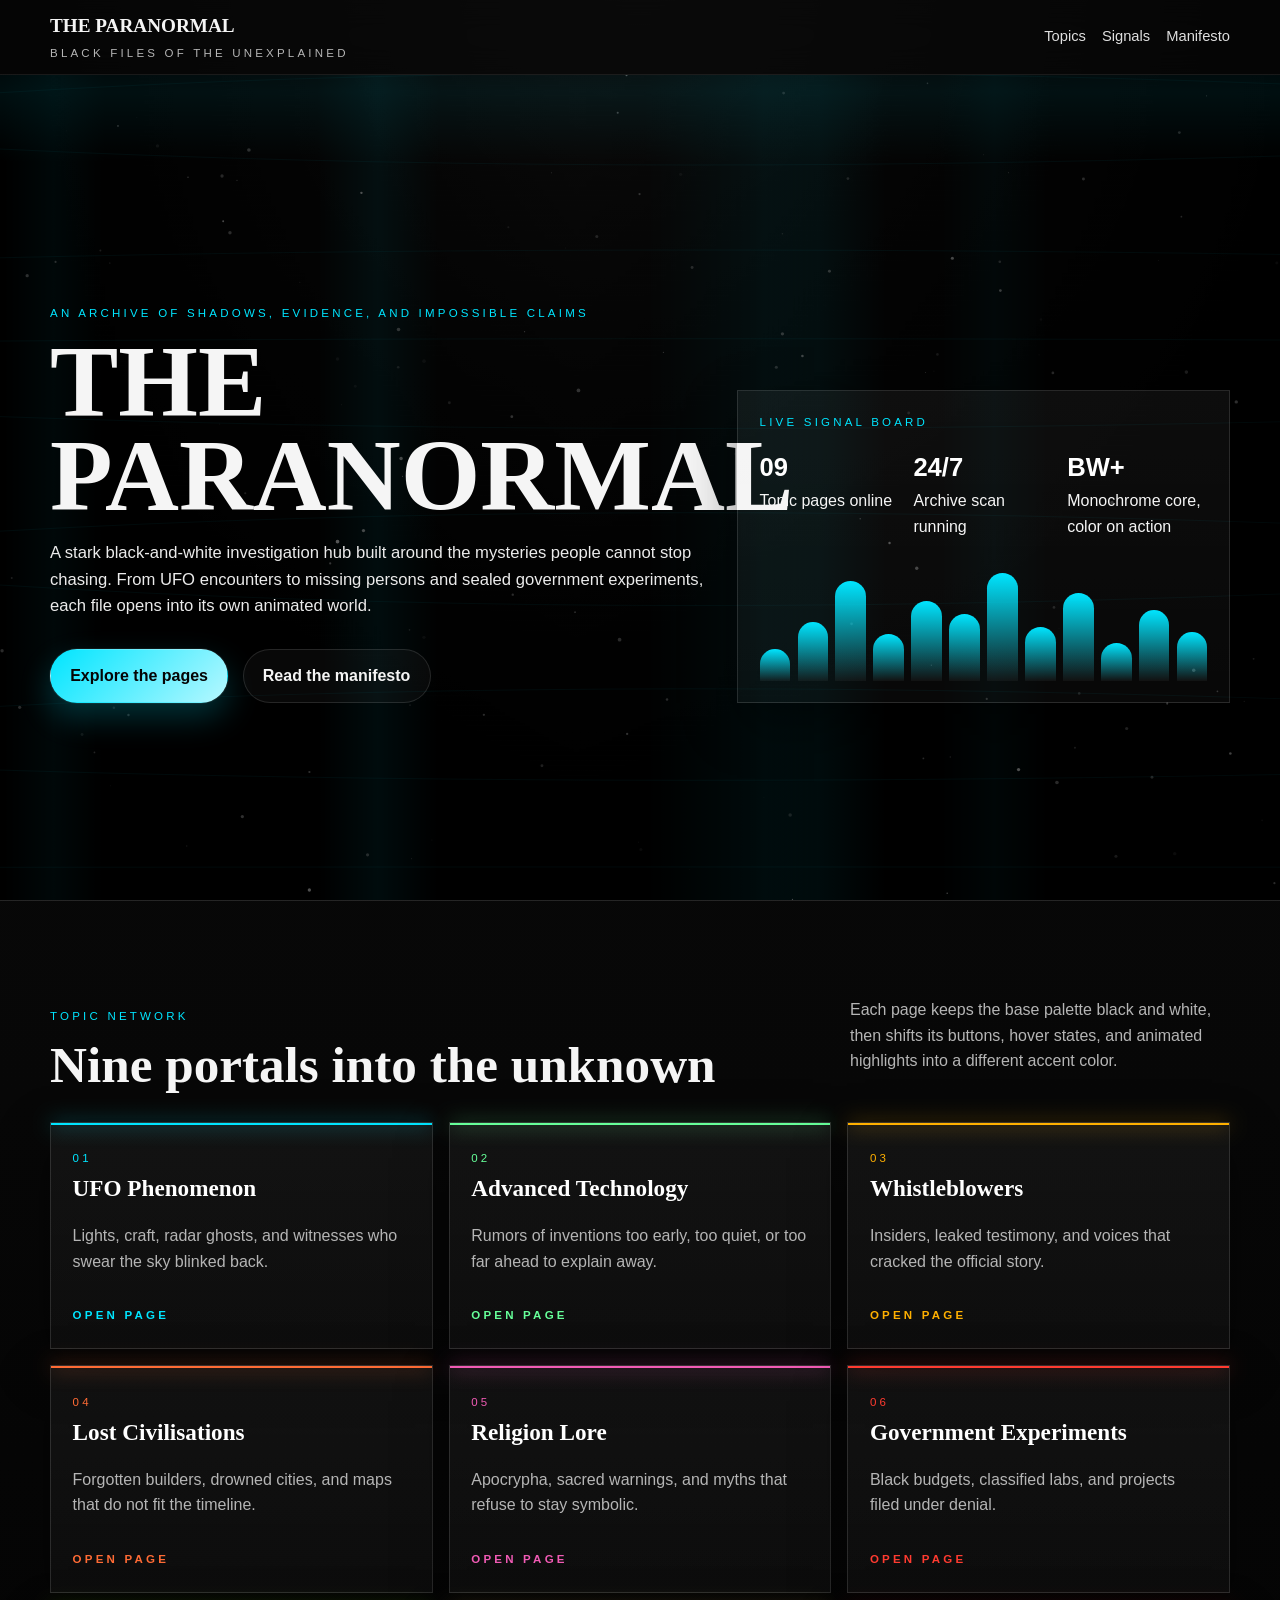
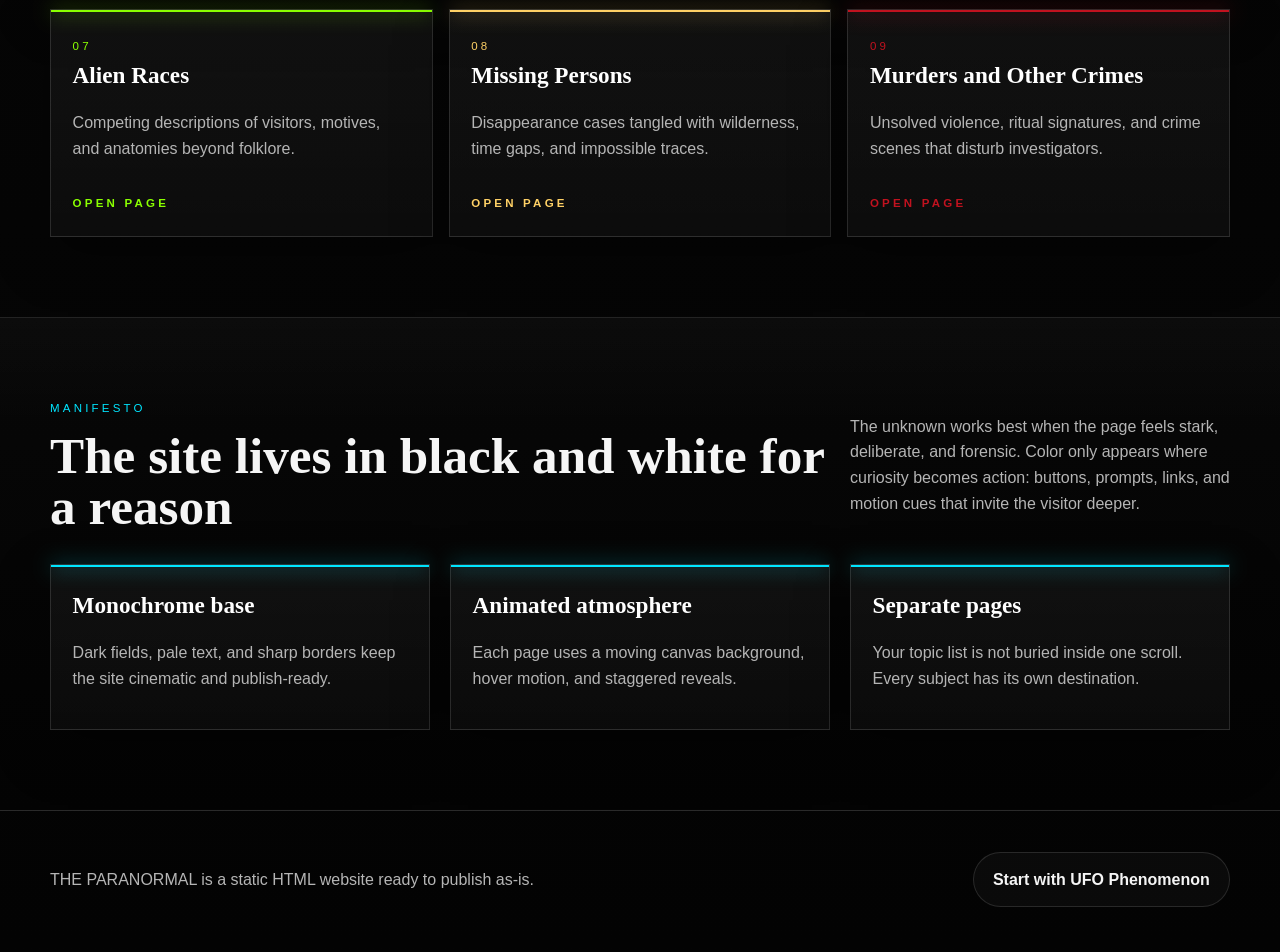
<file: index.html>
<!DOCTYPE html>
<html lang="en">
<head>
  <meta charset="UTF-8">
  <meta name="viewport" content="width=device-width, initial-scale=1.0">
  <title>THE PARANORMAL</title>
  <meta name="description" content="THE PARANORMAL explores the unknown .">
  <link rel="stylesheet" href="styles.css">
</head>
<body class="home-page" style="--accent:#00e5ff;--accent-soft:rgba(0,229,255,0.22);--accent-alt:#ff6b35;">
  <div class="scanlines" aria-hidden="true"></div>
  <header class="site-header">
    <div class="shell header-row">
      <a class="brand" href="index.html">
        <span class="brand-mark">THE PARANORMAL</span>
        <span class="brand-sub">Black files of the unexplained</span>
      </a>
      <nav class="site-nav" aria-label="Main">
        <a href="#topics">Topics</a>
        <a href="#signals">Signals</a>
        <a href="#manifesto">Manifesto</a>
      </nav>
    </div>
  </header>

  <main>
    <section class="hero hero-home">
      <canvas class="sky-canvas" aria-hidden="true"></canvas>
      <div class="shell hero-grid">
        <div class="hero-copy reveal">
          <p class="eyebrow">An archive of shadows, evidence, and impossible claims</p>
          <h1>THE PARANORMAL</h1>
          <p class="hero-text">
            A stark black-and-white investigation hub built around the mysteries people
            cannot stop chasing. From UFO encounters to missing persons and sealed
            government experiments, each file opens into its own animated world.
          </p>
          <div class="hero-actions">
            <a class="button button-primary" href="#topics">Explore the pages</a>
            <a class="button button-secondary" href="#manifesto">Read the manifesto</a>
          </div>
        </div>

        <aside class="signal-panel reveal" id="signals">
          <div class="panel-label">Live signal board</div>
          <div class="signal-list">
            <div>
              <strong>09</strong>
              <span>Topic pages online</span>
            </div>
            <div>
              <strong>24/7</strong>
              <span>Archive scan running</span>
            </div>
            <div>
              <strong>BW+</strong>
              <span>Monochrome core, color on action</span>
            </div>
          </div>
          <div class="signal-wave" aria-hidden="true">
            <span></span><span></span><span></span><span></span><span></span>
            <span></span><span></span><span></span><span></span><span></span>
            <span></span><span></span>
          </div>
        </aside>
      </div>
    </section>

    <section class="section-shell" id="topics">
      <div class="shell">
        <div class="section-head reveal">
          <div>
            <p class="eyebrow">Topic network</p>
            <h2>Nine portals into the unknown</h2>
          </div>
          <p class="section-copy">
            Each page keeps the base palette black and white, then shifts its buttons,
            hover states, and animated highlights into a different accent color.
          </p>
        </div>

        <div class="topic-grid">
          <a class="topic-card reveal" href="ufo-phenomenon.html" style="--card-accent:#00e5ff;">
            <span class="topic-index">01</span>
            <h3>UFO Phenomenon</h3>
            <p>Lights, craft, radar ghosts, and witnesses who swear the sky blinked back.</p>
            <span class="topic-link">Open page</span>
          </a>

          <a class="topic-card reveal" href="advanced-technology.html" style="--card-accent:#66ff99;">
            <span class="topic-index">02</span>
            <h3>Advanced Technology</h3>
            <p>Rumors of inventions too early, too quiet, or too far ahead to explain away.</p>
            <span class="topic-link">Open page</span>
          </a>

          <a class="topic-card reveal" href="whistleblowers.html" style="--card-accent:#ffb000;">
            <span class="topic-index">03</span>
            <h3>Whistleblowers</h3>
            <p>Insiders, leaked testimony, and voices that cracked the official story.</p>
            <span class="topic-link">Open page</span>
          </a>

          <a class="topic-card reveal" href="lost-civilisations.html" style="--card-accent:#ff6b35;">
            <span class="topic-index">04</span>
            <h3>Lost Civilisations</h3>
            <p>Forgotten builders, drowned cities, and maps that do not fit the timeline.</p>
            <span class="topic-link">Open page</span>
          </a>

          <a class="topic-card reveal" href="religion-lore.html" style="--card-accent:#f15bb5;">
            <span class="topic-index">05</span>
            <h3>Religion Lore</h3>
            <p>Apocrypha, sacred warnings, and myths that refuse to stay symbolic.</p>
            <span class="topic-link">Open page</span>
          </a>

          <a class="topic-card reveal" href="government-experiments.html" style="--card-accent:#ff3b30;">
            <span class="topic-index">06</span>
            <h3>Government Experiments</h3>
            <p>Black budgets, classified labs, and projects filed under denial.</p>
            <span class="topic-link">Open page</span>
          </a>

          <a class="topic-card reveal" href="alien-races.html" style="--card-accent:#8aff00;">
            <span class="topic-index">07</span>
            <h3>Alien Races</h3>
            <p>Competing descriptions of visitors, motives, and anatomies beyond folklore.</p>
            <span class="topic-link">Open page</span>
          </a>

          <a class="topic-card reveal" href="missing-persons.html" style="--card-accent:#ffd166;">
            <span class="topic-index">08</span>
            <h3>Missing Persons</h3>
            <p>Disappearance cases tangled with wilderness, time gaps, and impossible traces.</p>
            <span class="topic-link">Open page</span>
          </a>

          <a class="topic-card reveal" href="murders-and-other-crimes.html" style="--card-accent:#c1121f;">
            <span class="topic-index">09</span>
            <h3>Murders and Other Crimes</h3>
            <p>Unsolved violence, ritual signatures, and crime scenes that disturb investigators.</p>
            <span class="topic-link">Open page</span>
          </a>
        </div>
      </div>
    </section>

    <section class="section-shell manifesto" id="manifesto">
      <div class="shell">
        <div class="section-head reveal">
          <div>
            <p class="eyebrow">Manifesto</p>
            <h2>The site lives in black and white for a reason</h2>
          </div>
          <p class="section-copy">
            The unknown works best when the page feels stark, deliberate, and forensic.
            Color only appears where curiosity becomes action: buttons, prompts, links,
            and motion cues that invite the visitor deeper.
          </p>
        </div>

        <div class="feature-grid">
          <article class="feature-panel reveal">
            <h3>Monochrome base</h3>
            <p>Dark fields, pale text, and sharp borders keep the site cinematic and publish-ready.</p>
          </article>
          <article class="feature-panel reveal">
            <h3>Animated atmosphere</h3>
            <p>Each page uses a moving canvas background, hover motion, and staggered reveals.</p>
          </article>
          <article class="feature-panel reveal">
            <h3>Separate pages</h3>
            <p>Your topic list is not buried inside one scroll. Every subject has its own destination.</p>
          </article>
        </div>
      </div>
    </section>
  </main>

  <footer class="site-footer">
    <div class="shell footer-row">
      <p>THE PARANORMAL is a static HTML website ready to publish as-is.</p>
      <a class="button button-secondary" href="ufo-phenomenon.html">Start with UFO Phenomenon</a>
    </div>
  </footer>

  <script src="script.js"></script>
</body>
</html>
</file>
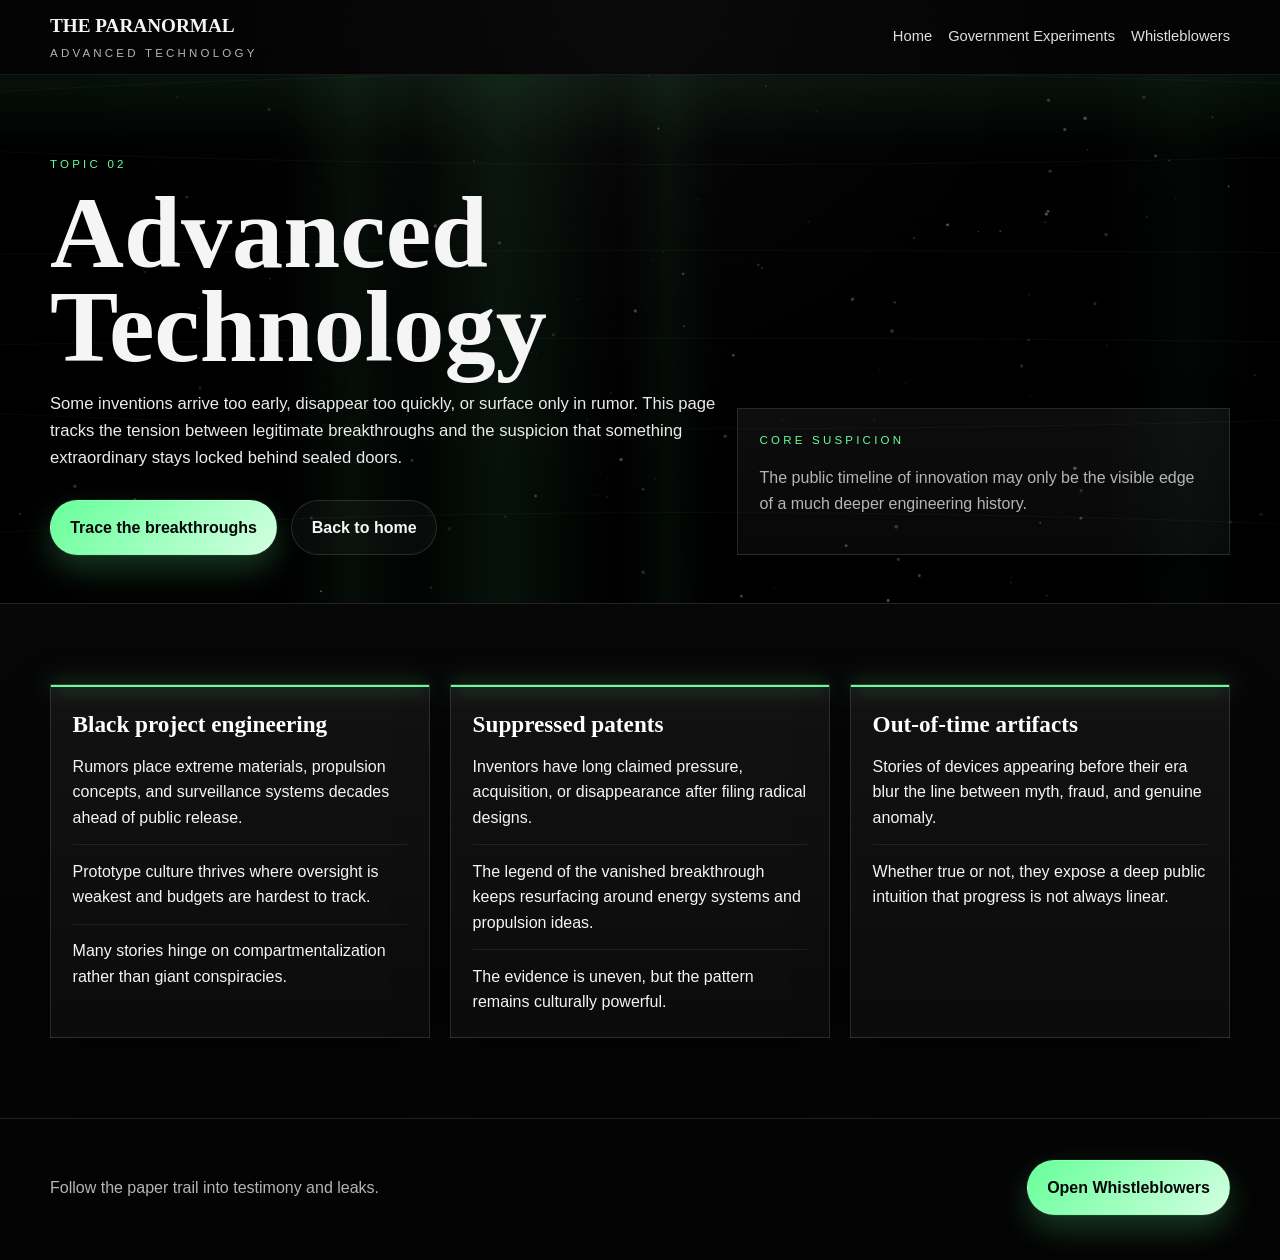
<file: advanced-technology.html>
<!DOCTYPE html>
<html lang="en">
<head>
  <meta charset="UTF-8">
  <meta name="viewport" content="width=device-width, initial-scale=1.0">
  <title>Advanced Technology | THE PARANORMAL</title>
  <meta name="description" content="A topic page on advanced technology rumors, hidden breakthroughs, black project engineering, and inventions that seem out of time.">
  <link rel="stylesheet" href="styles.css">
</head>
<body style="--accent:#66ff99;--accent-soft:rgba(102,255,153,0.22);--accent-alt:#d9ff66;">
  <div class="scanlines" aria-hidden="true"></div>
  <header class="site-header">
    <div class="shell header-row">
      <a class="brand" href="index.html">
        <span class="brand-mark">THE PARANORMAL</span>
        <span class="brand-sub">Advanced Technology</span>
      </a>
      <nav class="page-links" aria-label="Page">
        <a href="index.html">Home</a>
        <a href="government-experiments.html">Government Experiments</a>
        <a href="whistleblowers.html">Whistleblowers</a>
      </nav>
    </div>
  </header>

  <main class="page-shell">
    <section class="hero page-hero">
      <canvas class="sky-canvas" aria-hidden="true"></canvas>
      <div class="shell topic-layout">
        <div class="reveal">
          <p class="eyebrow">Topic 02</p>
          <h1>Advanced Technology</h1>
          <p class="lede">
            Some inventions arrive too early, disappear too quickly, or surface only in
            rumor. This page tracks the tension between legitimate breakthroughs and the
            suspicion that something extraordinary stays locked behind sealed doors.
          </p>
          <div class="button-row">
            <a class="button button-primary" href="#details">Trace the breakthroughs</a>
            <a class="button button-secondary" href="index.html">Back to home</a>
          </div>
        </div>
        <aside class="signal-panel reveal">
          <div class="panel-label">Core suspicion</div>
          <p class="panel-copy">The public timeline of innovation may only be the visible edge of a much deeper engineering history.</p>
        </aside>
      </div>
    </section>

    <section class="section-shell" id="details">
      <div class="shell">
        <div class="archive-grid">
          <article class="detail-card reveal">
            <h3>Black project engineering</h3>
            <ul class="detail-list">
              <li>Rumors place extreme materials, propulsion concepts, and surveillance systems decades ahead of public release.</li>
              <li>Prototype culture thrives where oversight is weakest and budgets are hardest to track.</li>
              <li>Many stories hinge on compartmentalization rather than giant conspiracies.</li>
            </ul>
          </article>
          <article class="detail-card reveal">
            <h3>Suppressed patents</h3>
            <ul class="detail-list">
              <li>Inventors have long claimed pressure, acquisition, or disappearance after filing radical designs.</li>
              <li>The legend of the vanished breakthrough keeps resurfacing around energy systems and propulsion ideas.</li>
              <li>The evidence is uneven, but the pattern remains culturally powerful.</li>
            </ul>
          </article>
          <article class="detail-card reveal">
            <h3>Out-of-time artifacts</h3>
            <ul class="detail-list">
              <li>Stories of devices appearing before their era blur the line between myth, fraud, and genuine anomaly.</li>
              <li>Whether true or not, they expose a deep public intuition that progress is not always linear.</li>
            </ul>
          </article>
        </div>
      </div>
    </section>
  </main>

  <footer class="site-footer">
    <div class="shell footer-row">
      <p>Follow the paper trail into testimony and leaks.</p>
      <a class="button button-primary" href="whistleblowers.html">Open Whistleblowers</a>
    </div>
  </footer>

  <script src="script.js"></script>
</body>
</html>
</file>
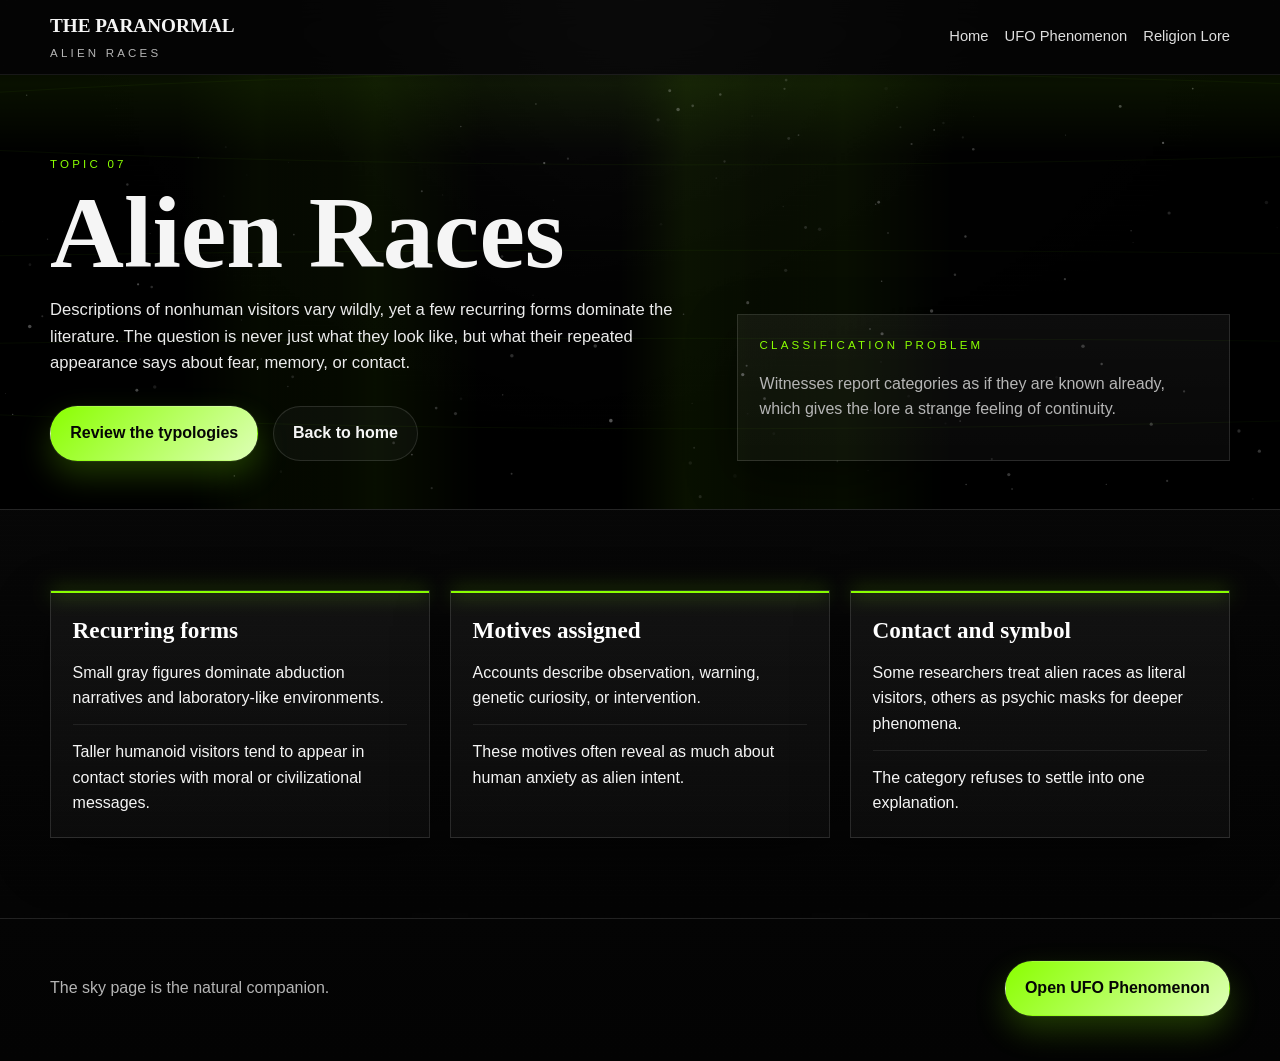
<file: alien-races.html>
<!DOCTYPE html>
<html lang="en">
<head>
  <meta charset="UTF-8">
  <meta name="viewport" content="width=device-width, initial-scale=1.0">
  <title>Alien Races | THE PARANORMAL</title>
  <meta name="description" content="A topic page on alien races, contact narratives, physiologies, motives, and the taxonomy of extraterrestrial visitors in paranormal lore.">
  <link rel="stylesheet" href="styles.css">
</head>
<body style="--accent:#8aff00;--accent-soft:rgba(138,255,0,0.22);--accent-alt:#00f5d4;">
  <div class="scanlines" aria-hidden="true"></div>
  <header class="site-header">
    <div class="shell header-row">
      <a class="brand" href="index.html">
        <span class="brand-mark">THE PARANORMAL</span>
        <span class="brand-sub">Alien Races</span>
      </a>
      <nav class="page-links" aria-label="Page">
        <a href="index.html">Home</a>
        <a href="ufo-phenomenon.html">UFO Phenomenon</a>
        <a href="religion-lore.html">Religion Lore</a>
      </nav>
    </div>
  </header>

  <main class="page-shell">
    <section class="hero page-hero">
      <canvas class="sky-canvas" aria-hidden="true"></canvas>
      <div class="shell topic-layout">
        <div class="reveal">
          <p class="eyebrow">Topic 07</p>
          <h1>Alien Races</h1>
          <p class="lede">
            Descriptions of nonhuman visitors vary wildly, yet a few recurring forms
            dominate the literature. The question is never just what they look like,
            but what their repeated appearance says about fear, memory, or contact.
          </p>
          <div class="button-row">
            <a class="button button-primary" href="#details">Review the typologies</a>
            <a class="button button-secondary" href="index.html">Back to home</a>
          </div>
        </div>
        <aside class="signal-panel reveal">
          <div class="panel-label">Classification problem</div>
          <p class="panel-copy">Witnesses report categories as if they are known already, which gives the lore a strange feeling of continuity.</p>
        </aside>
      </div>
    </section>

    <section class="section-shell" id="details">
      <div class="shell archive-grid">
        <article class="detail-card reveal">
          <h3>Recurring forms</h3>
          <ul class="detail-list">
            <li>Small gray figures dominate abduction narratives and laboratory-like environments.</li>
            <li>Taller humanoid visitors tend to appear in contact stories with moral or civilizational messages.</li>
          </ul>
        </article>
        <article class="detail-card reveal">
          <h3>Motives assigned</h3>
          <ul class="detail-list">
            <li>Accounts describe observation, warning, genetic curiosity, or intervention.</li>
            <li>These motives often reveal as much about human anxiety as alien intent.</li>
          </ul>
        </article>
        <article class="detail-card reveal">
          <h3>Contact and symbol</h3>
          <ul class="detail-list">
            <li>Some researchers treat alien races as literal visitors, others as psychic masks for deeper phenomena.</li>
            <li>The category refuses to settle into one explanation.</li>
          </ul>
        </article>
      </div>
    </section>
  </main>

  <footer class="site-footer">
    <div class="shell footer-row">
      <p>The sky page is the natural companion.</p>
      <a class="button button-primary" href="ufo-phenomenon.html">Open UFO Phenomenon</a>
    </div>
  </footer>

  <script src="script.js"></script>
</body>
</html>
</file>
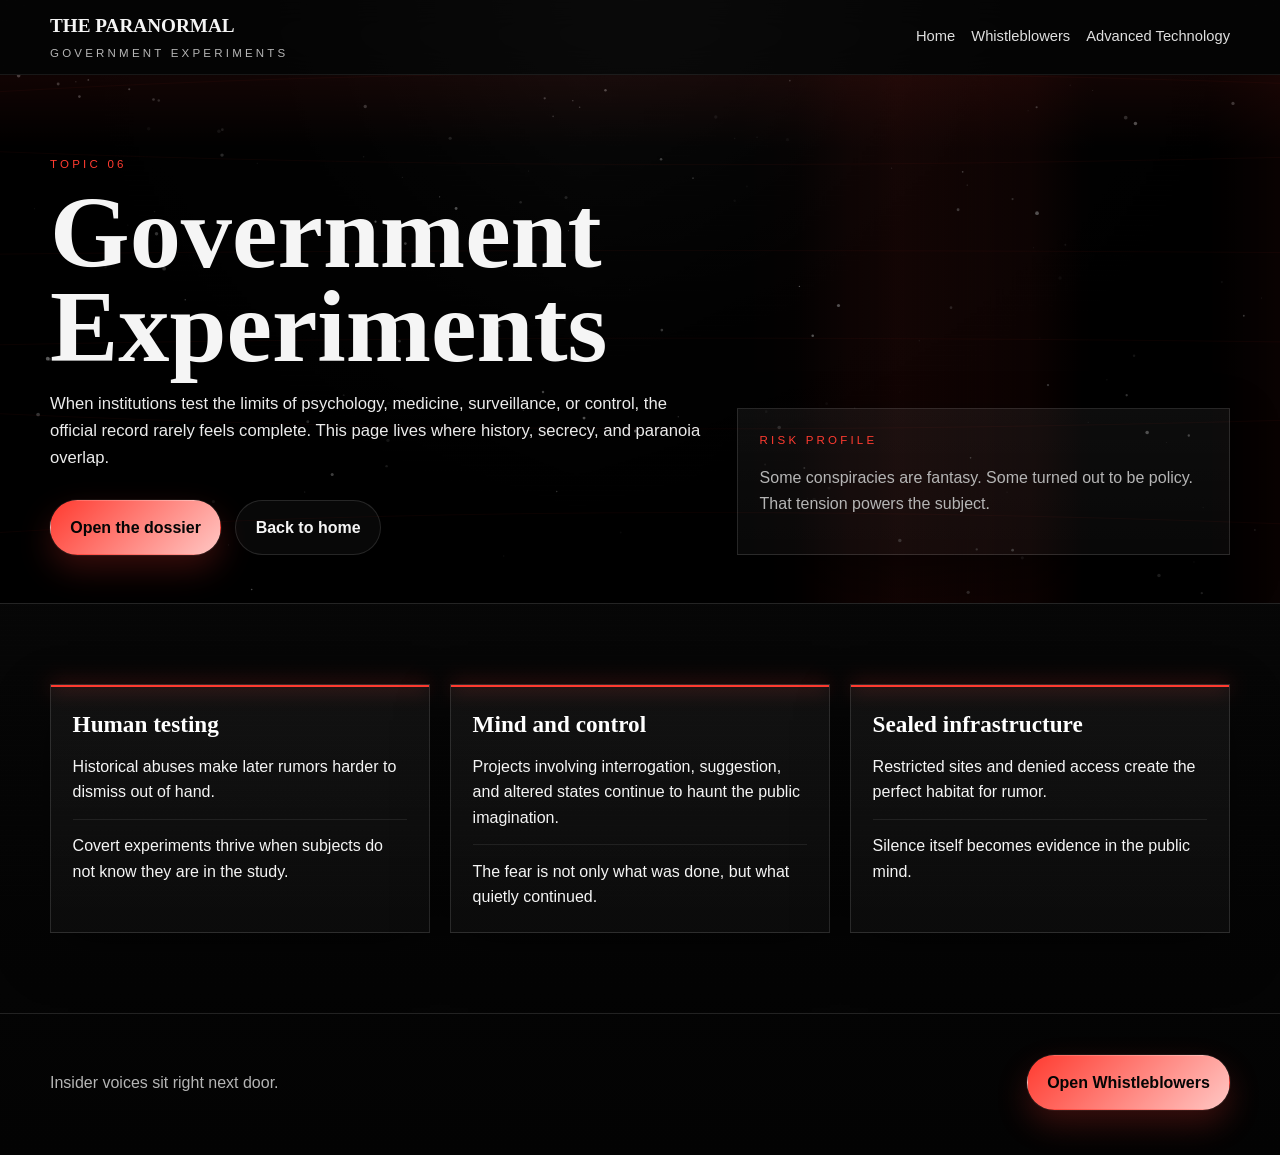
<file: government-experiments.html>
<!DOCTYPE html>
<html lang="en">
<head>
  <meta charset="UTF-8">
  <meta name="viewport" content="width=device-width, initial-scale=1.0">
  <title>Government Experiments | THE PARANORMAL</title>
  <meta name="description" content="A topic page on government experiments, classified programs, psychological operations, secret testing, and deep-state folklore.">
  <link rel="stylesheet" href="styles.css">
</head>
<body style="--accent:#ff3b30;--accent-soft:rgba(255,59,48,0.22);--accent-alt:#ff9f1c;">
  <div class="scanlines" aria-hidden="true"></div>
  <header class="site-header">
    <div class="shell header-row">
      <a class="brand" href="index.html">
        <span class="brand-mark">THE PARANORMAL</span>
        <span class="brand-sub">Government Experiments</span>
      </a>
      <nav class="page-links" aria-label="Page">
        <a href="index.html">Home</a>
        <a href="whistleblowers.html">Whistleblowers</a>
        <a href="advanced-technology.html">Advanced Technology</a>
      </nav>
    </div>
  </header>

  <main class="page-shell">
    <section class="hero page-hero">
      <canvas class="sky-canvas" aria-hidden="true"></canvas>
      <div class="shell topic-layout">
        <div class="reveal">
          <p class="eyebrow">Topic 06</p>
          <h1>Government Experiments</h1>
          <p class="lede">
            When institutions test the limits of psychology, medicine, surveillance, or
            control, the official record rarely feels complete. This page lives where
            history, secrecy, and paranoia overlap.
          </p>
          <div class="button-row">
            <a class="button button-primary" href="#details">Open the dossier</a>
            <a class="button button-secondary" href="index.html">Back to home</a>
          </div>
        </div>
        <aside class="signal-panel reveal">
          <div class="panel-label">Risk profile</div>
          <p class="panel-copy">Some conspiracies are fantasy. Some turned out to be policy. That tension powers the subject.</p>
        </aside>
      </div>
    </section>

    <section class="section-shell" id="details">
      <div class="shell archive-grid">
        <article class="detail-card reveal">
          <h3>Human testing</h3>
          <ul class="detail-list">
            <li>Historical abuses make later rumors harder to dismiss out of hand.</li>
            <li>Covert experiments thrive when subjects do not know they are in the study.</li>
          </ul>
        </article>
        <article class="detail-card reveal">
          <h3>Mind and control</h3>
          <ul class="detail-list">
            <li>Projects involving interrogation, suggestion, and altered states continue to haunt the public imagination.</li>
            <li>The fear is not only what was done, but what quietly continued.</li>
          </ul>
        </article>
        <article class="detail-card reveal">
          <h3>Sealed infrastructure</h3>
          <ul class="detail-list">
            <li>Restricted sites and denied access create the perfect habitat for rumor.</li>
            <li>Silence itself becomes evidence in the public mind.</li>
          </ul>
        </article>
      </div>
    </section>
  </main>

  <footer class="site-footer">
    <div class="shell footer-row">
      <p>Insider voices sit right next door.</p>
      <a class="button button-primary" href="whistleblowers.html">Open Whistleblowers</a>
    </div>
  </footer>

  <script src="script.js"></script>
</body>
</html>
</file>
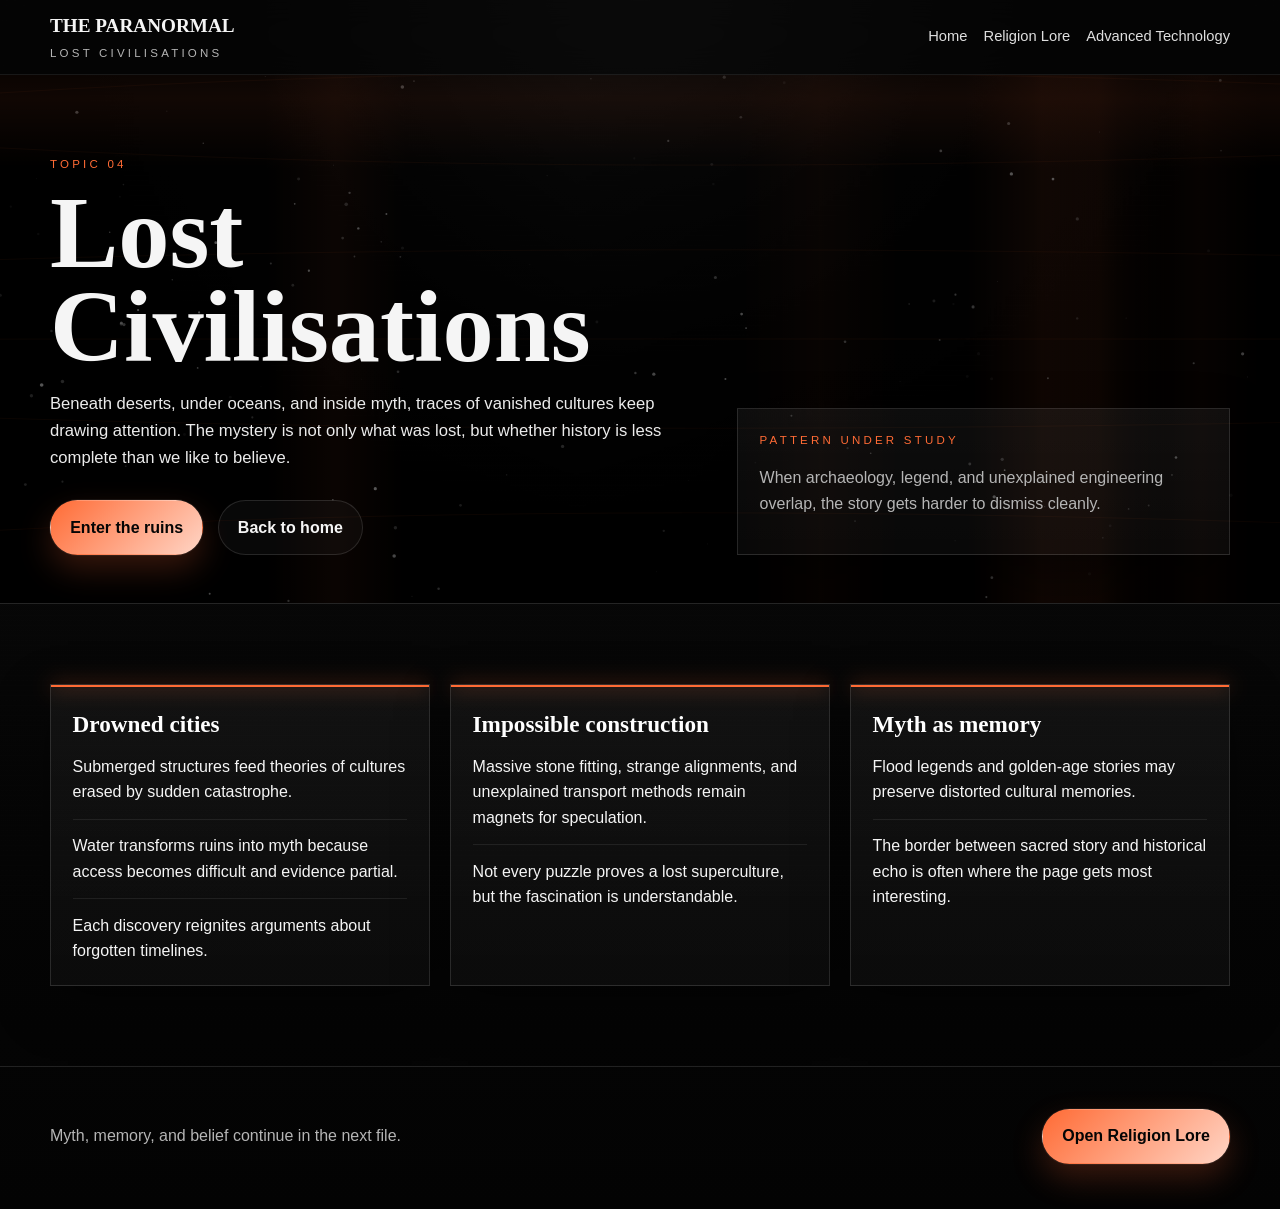
<file: lost-civilisations.html>
<!DOCTYPE html>
<html lang="en">
<head>
  <meta charset="UTF-8">
  <meta name="viewport" content="width=device-width, initial-scale=1.0">
  <title>Lost Civilisations | THE PARANORMAL</title>
  <meta name="description" content="A topic page on forgotten cultures, drowned cities, impossible construction, and the mystery of lost civilizations.">
  <link rel="stylesheet" href="styles.css">
</head>
<body style="--accent:#ff6b35;--accent-soft:rgba(255,107,53,0.22);--accent-alt:#ffd6a5;">
  <div class="scanlines" aria-hidden="true"></div>
  <header class="site-header">
    <div class="shell header-row">
      <a class="brand" href="index.html">
        <span class="brand-mark">THE PARANORMAL</span>
        <span class="brand-sub">Lost Civilisations</span>
      </a>
      <nav class="page-links" aria-label="Page">
        <a href="index.html">Home</a>
        <a href="religion-lore.html">Religion Lore</a>
        <a href="advanced-technology.html">Advanced Technology</a>
      </nav>
    </div>
  </header>

  <main class="page-shell">
    <section class="hero page-hero">
      <canvas class="sky-canvas" aria-hidden="true"></canvas>
      <div class="shell topic-layout">
        <div class="reveal">
          <p class="eyebrow">Topic 04</p>
          <h1>Lost Civilisations</h1>
          <p class="lede">
            Beneath deserts, under oceans, and inside myth, traces of vanished cultures
            keep drawing attention. The mystery is not only what was lost, but whether
            history is less complete than we like to believe.
          </p>
          <div class="button-row">
            <a class="button button-primary" href="#details">Enter the ruins</a>
            <a class="button button-secondary" href="index.html">Back to home</a>
          </div>
        </div>
        <aside class="signal-panel reveal">
          <div class="panel-label">Pattern under study</div>
          <p class="panel-copy">When archaeology, legend, and unexplained engineering overlap, the story gets harder to dismiss cleanly.</p>
        </aside>
      </div>
    </section>

    <section class="section-shell" id="details">
      <div class="shell archive-grid">
        <article class="detail-card reveal">
          <h3>Drowned cities</h3>
          <ul class="detail-list">
            <li>Submerged structures feed theories of cultures erased by sudden catastrophe.</li>
            <li>Water transforms ruins into myth because access becomes difficult and evidence partial.</li>
            <li>Each discovery reignites arguments about forgotten timelines.</li>
          </ul>
        </article>
        <article class="detail-card reveal">
          <h3>Impossible construction</h3>
          <ul class="detail-list">
            <li>Massive stone fitting, strange alignments, and unexplained transport methods remain magnets for speculation.</li>
            <li>Not every puzzle proves a lost superculture, but the fascination is understandable.</li>
          </ul>
        </article>
        <article class="detail-card reveal">
          <h3>Myth as memory</h3>
          <ul class="detail-list">
            <li>Flood legends and golden-age stories may preserve distorted cultural memories.</li>
            <li>The border between sacred story and historical echo is often where the page gets most interesting.</li>
          </ul>
        </article>
      </div>
    </section>
  </main>

  <footer class="site-footer">
    <div class="shell footer-row">
      <p>Myth, memory, and belief continue in the next file.</p>
      <a class="button button-primary" href="religion-lore.html">Open Religion Lore</a>
    </div>
  </footer>

  <script src="script.js"></script>
</body>
</html>
</file>
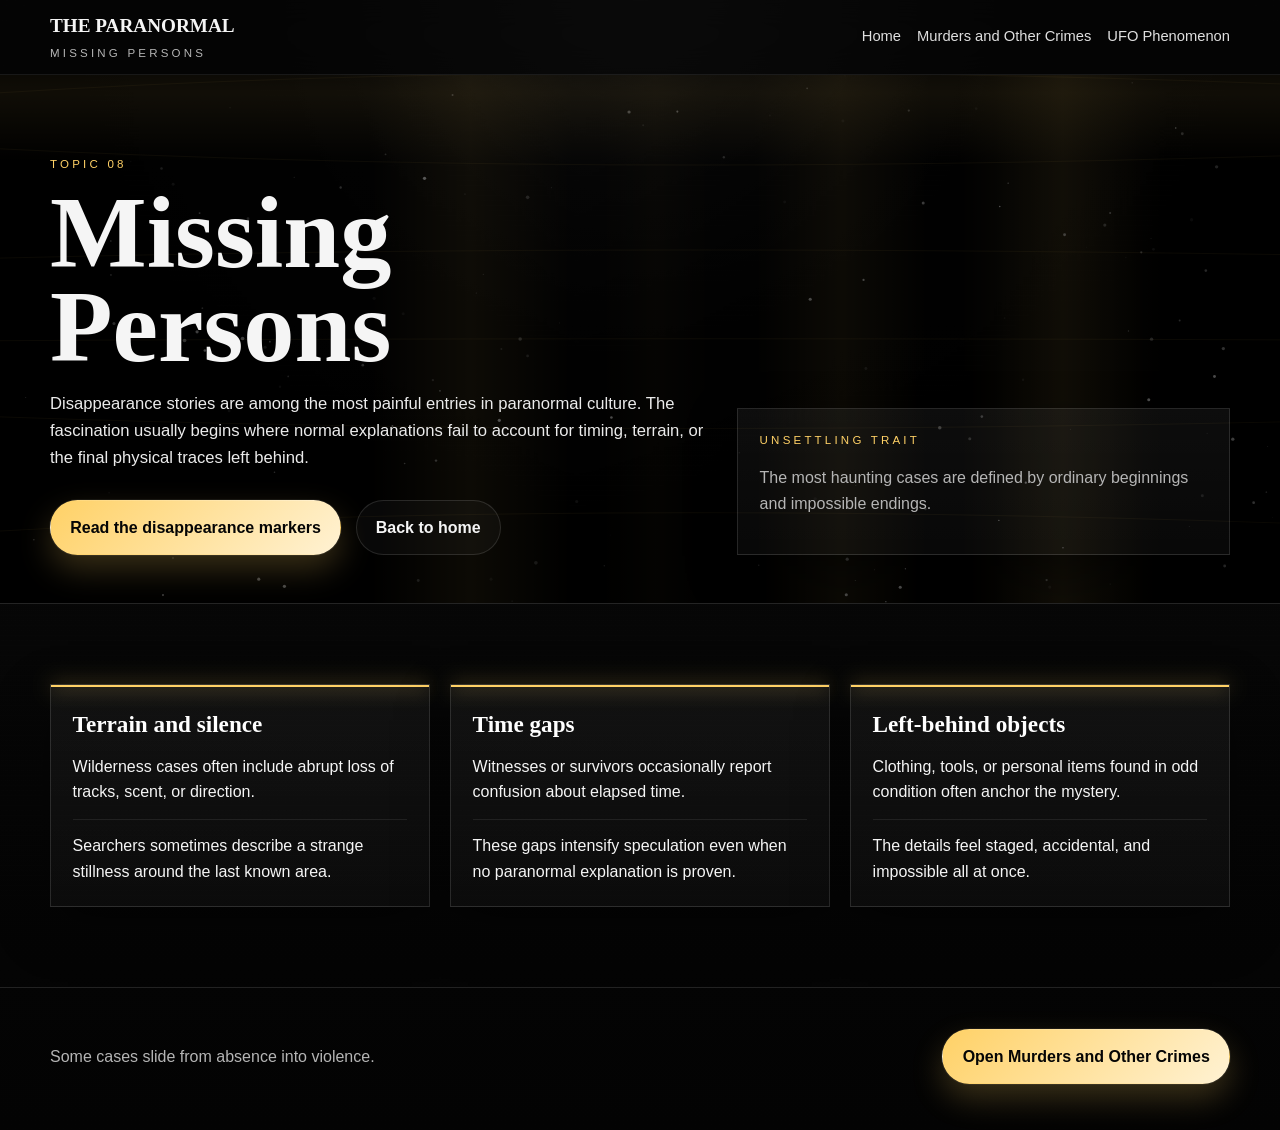
<file: missing-persons.html>
<!DOCTYPE html>
<html lang="en">
<head>
  <meta charset="UTF-8">
  <meta name="viewport" content="width=device-width, initial-scale=1.0">
  <title>Missing Persons | THE PARANORMAL</title>
  <meta name="description" content="A topic page on missing persons, unexplained disappearances, wilderness vanishings, and the eerie details left behind.">
  <link rel="stylesheet" href="styles.css">
</head>
<body style="--accent:#ffd166;--accent-soft:rgba(255,209,102,0.22);--accent-alt:#f4a261;">
  <div class="scanlines" aria-hidden="true"></div>
  <header class="site-header">
    <div class="shell header-row">
      <a class="brand" href="index.html">
        <span class="brand-mark">THE PARANORMAL</span>
        <span class="brand-sub">Missing Persons</span>
      </a>
      <nav class="page-links" aria-label="Page">
        <a href="index.html">Home</a>
        <a href="murders-and-other-crimes.html">Murders and Other Crimes</a>
        <a href="ufo-phenomenon.html">UFO Phenomenon</a>
      </nav>
    </div>
  </header>

  <main class="page-shell">
    <section class="hero page-hero">
      <canvas class="sky-canvas" aria-hidden="true"></canvas>
      <div class="shell topic-layout">
        <div class="reveal">
          <p class="eyebrow">Topic 08</p>
          <h1>Missing Persons</h1>
          <p class="lede">
            Disappearance stories are among the most painful entries in paranormal
            culture. The fascination usually begins where normal explanations fail to
            account for timing, terrain, or the final physical traces left behind.
          </p>
          <div class="button-row">
            <a class="button button-primary" href="#details">Read the disappearance markers</a>
            <a class="button button-secondary" href="index.html">Back to home</a>
          </div>
        </div>
        <aside class="signal-panel reveal">
          <div class="panel-label">Unsettling trait</div>
          <p class="panel-copy">The most haunting cases are defined by ordinary beginnings and impossible endings.</p>
        </aside>
      </div>
    </section>

    <section class="section-shell" id="details">
      <div class="shell archive-grid">
        <article class="detail-card reveal">
          <h3>Terrain and silence</h3>
          <ul class="detail-list">
            <li>Wilderness cases often include abrupt loss of tracks, scent, or direction.</li>
            <li>Searchers sometimes describe a strange stillness around the last known area.</li>
          </ul>
        </article>
        <article class="detail-card reveal">
          <h3>Time gaps</h3>
          <ul class="detail-list">
            <li>Witnesses or survivors occasionally report confusion about elapsed time.</li>
            <li>These gaps intensify speculation even when no paranormal explanation is proven.</li>
          </ul>
        </article>
        <article class="detail-card reveal">
          <h3>Left-behind objects</h3>
          <ul class="detail-list">
            <li>Clothing, tools, or personal items found in odd condition often anchor the mystery.</li>
            <li>The details feel staged, accidental, and impossible all at once.</li>
          </ul>
        </article>
      </div>
    </section>
  </main>

  <footer class="site-footer">
    <div class="shell footer-row">
      <p>Some cases slide from absence into violence.</p>
      <a class="button button-primary" href="murders-and-other-crimes.html">Open Murders and Other Crimes</a>
    </div>
  </footer>

  <script src="script.js"></script>
</body>
</html>
</file>
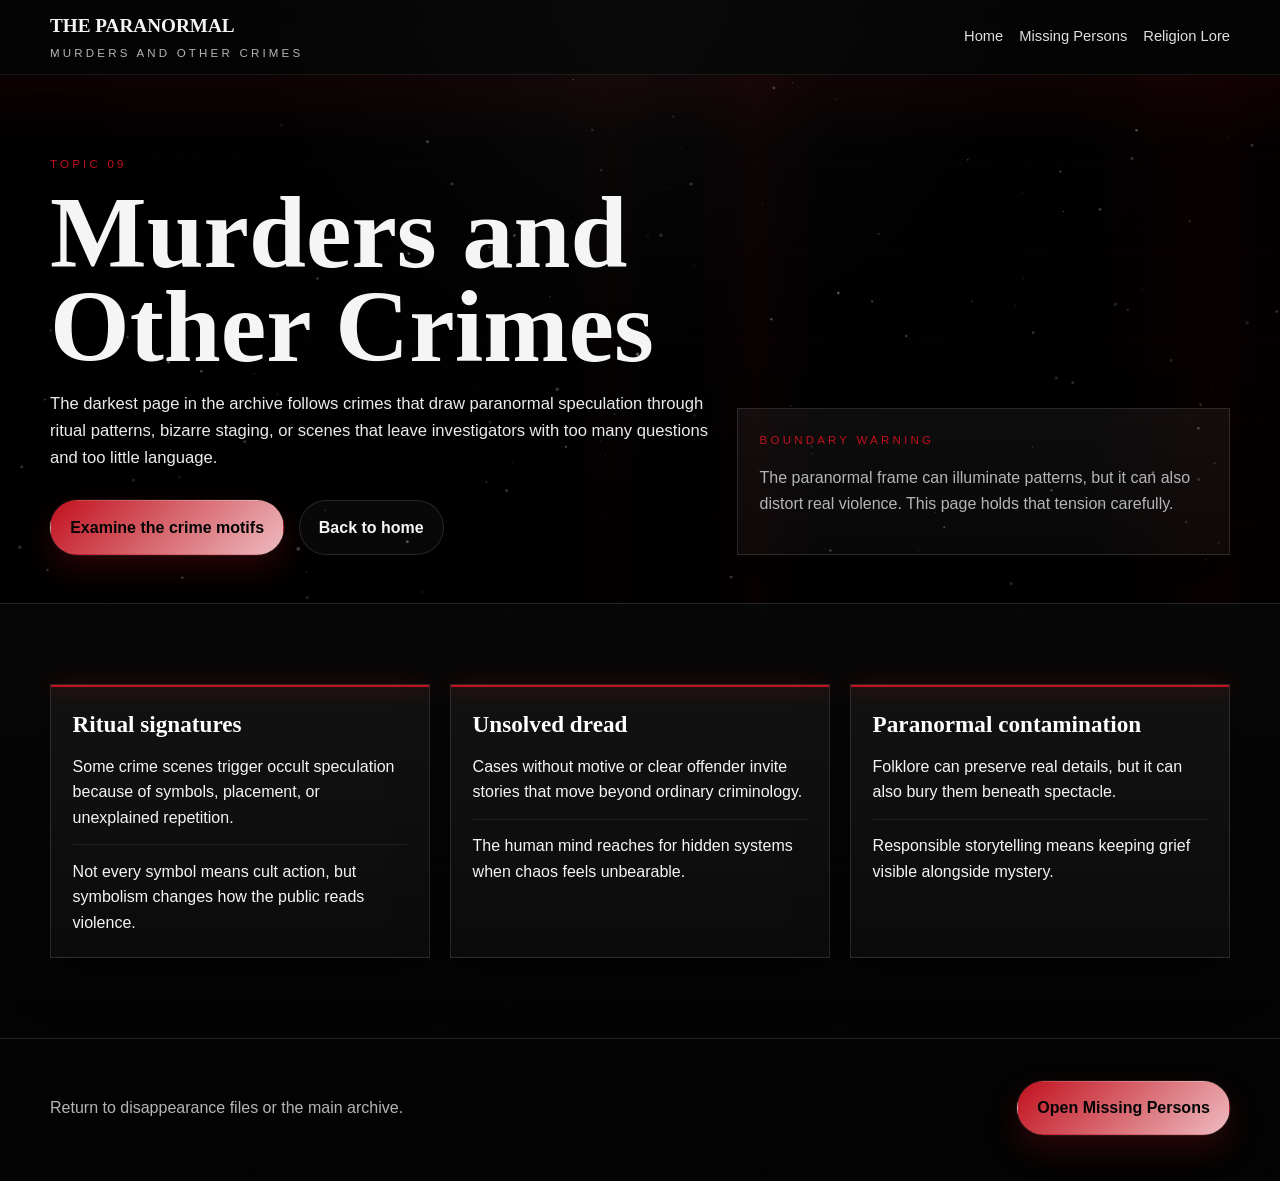
<file: murders-and-other-crimes.html>
<!DOCTYPE html>
<html lang="en">
<head>
  <meta charset="UTF-8">
  <meta name="viewport" content="width=device-width, initial-scale=1.0">
  <title>Murders and Other Crimes | THE PARANORMAL</title>
  <meta name="description" content="A topic page on unsolved murders, ritual crime folklore, bizarre scenes, and the darker edge of paranormal investigation.">
  <link rel="stylesheet" href="styles.css">
</head>
<body style="--accent:#c1121f;--accent-soft:rgba(193,18,31,0.22);--accent-alt:#780000;">
  <div class="scanlines" aria-hidden="true"></div>
  <header class="site-header">
    <div class="shell header-row">
      <a class="brand" href="index.html">
        <span class="brand-mark">THE PARANORMAL</span>
        <span class="brand-sub">Murders and Other Crimes</span>
      </a>
      <nav class="page-links" aria-label="Page">
        <a href="index.html">Home</a>
        <a href="missing-persons.html">Missing Persons</a>
        <a href="religion-lore.html">Religion Lore</a>
      </nav>
    </div>
  </header>

  <main class="page-shell">
    <section class="hero page-hero">
      <canvas class="sky-canvas" aria-hidden="true"></canvas>
      <div class="shell topic-layout">
        <div class="reveal">
          <p class="eyebrow">Topic 09</p>
          <h1>Murders and Other Crimes</h1>
          <p class="lede">
            The darkest page in the archive follows crimes that draw paranormal
            speculation through ritual patterns, bizarre staging, or scenes that leave
            investigators with too many questions and too little language.
          </p>
          <div class="button-row">
            <a class="button button-primary" href="#details">Examine the crime motifs</a>
            <a class="button button-secondary" href="index.html">Back to home</a>
          </div>
        </div>
        <aside class="signal-panel reveal">
          <div class="panel-label">Boundary warning</div>
          <p class="panel-copy">The paranormal frame can illuminate patterns, but it can also distort real violence. This page holds that tension carefully.</p>
        </aside>
      </div>
    </section>

    <section class="section-shell" id="details">
      <div class="shell archive-grid">
        <article class="detail-card reveal">
          <h3>Ritual signatures</h3>
          <ul class="detail-list">
            <li>Some crime scenes trigger occult speculation because of symbols, placement, or unexplained repetition.</li>
            <li>Not every symbol means cult action, but symbolism changes how the public reads violence.</li>
          </ul>
        </article>
        <article class="detail-card reveal">
          <h3>Unsolved dread</h3>
          <ul class="detail-list">
            <li>Cases without motive or clear offender invite stories that move beyond ordinary criminology.</li>
            <li>The human mind reaches for hidden systems when chaos feels unbearable.</li>
          </ul>
        </article>
        <article class="detail-card reveal">
          <h3>Paranormal contamination</h3>
          <ul class="detail-list">
            <li>Folklore can preserve real details, but it can also bury them beneath spectacle.</li>
            <li>Responsible storytelling means keeping grief visible alongside mystery.</li>
          </ul>
        </article>
      </div>
    </section>
  </main>

  <footer class="site-footer">
    <div class="shell footer-row">
      <p>Return to disappearance files or the main archive.</p>
      <a class="button button-primary" href="missing-persons.html">Open Missing Persons</a>
    </div>
  </footer>

  <script src="script.js"></script>
</body>
</html>
</file>
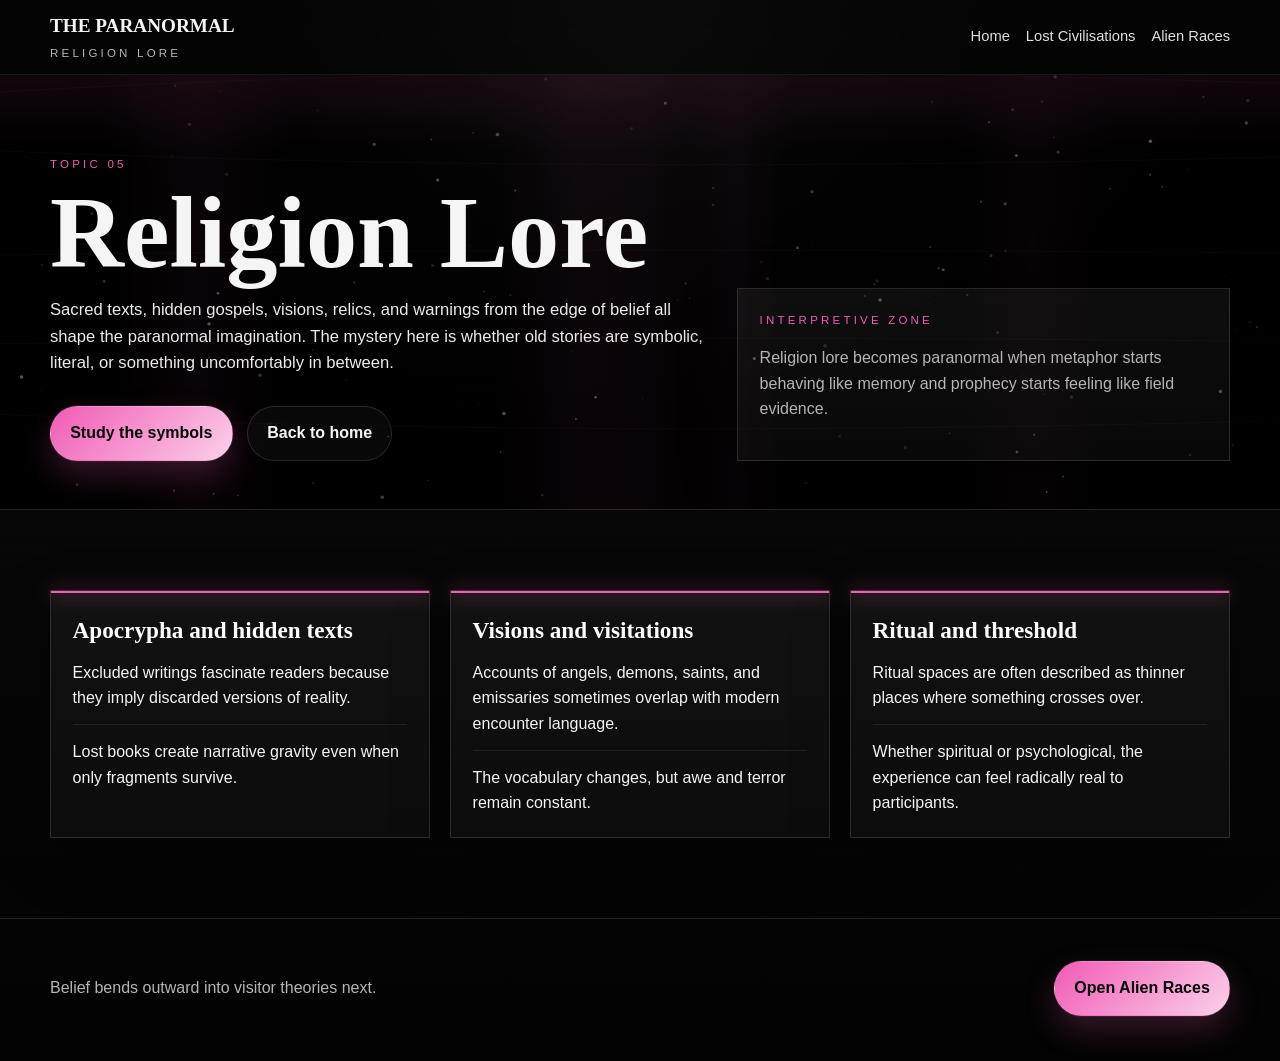
<file: religion-lore.html>
<!DOCTYPE html>
<html lang="en">
<head>
  <meta charset="UTF-8">
  <meta name="viewport" content="width=device-width, initial-scale=1.0">
  <title>Religion Lore | THE PARANORMAL</title>
  <meta name="description" content="A topic page on religion lore, sacred mysteries, apocrypha, prophecy, ritual, and paranormal belief across traditions.">
  <link rel="stylesheet" href="styles.css">
</head>
<body style="--accent:#f15bb5;--accent-soft:rgba(241,91,181,0.22);--accent-alt:#fee440;">
  <div class="scanlines" aria-hidden="true"></div>
  <header class="site-header">
    <div class="shell header-row">
      <a class="brand" href="index.html">
        <span class="brand-mark">THE PARANORMAL</span>
        <span class="brand-sub">Religion Lore</span>
      </a>
      <nav class="page-links" aria-label="Page">
        <a href="index.html">Home</a>
        <a href="lost-civilisations.html">Lost Civilisations</a>
        <a href="alien-races.html">Alien Races</a>
      </nav>
    </div>
  </header>

  <main class="page-shell">
    <section class="hero page-hero">
      <canvas class="sky-canvas" aria-hidden="true"></canvas>
      <div class="shell topic-layout">
        <div class="reveal">
          <p class="eyebrow">Topic 05</p>
          <h1>Religion Lore</h1>
          <p class="lede">
            Sacred texts, hidden gospels, visions, relics, and warnings from the edge
            of belief all shape the paranormal imagination. The mystery here is whether
            old stories are symbolic, literal, or something uncomfortably in between.
          </p>
          <div class="button-row">
            <a class="button button-primary" href="#details">Study the symbols</a>
            <a class="button button-secondary" href="index.html">Back to home</a>
          </div>
        </div>
        <aside class="signal-panel reveal">
          <div class="panel-label">Interpretive zone</div>
          <p class="panel-copy">Religion lore becomes paranormal when metaphor starts behaving like memory and prophecy starts feeling like field evidence.</p>
        </aside>
      </div>
    </section>

    <section class="section-shell" id="details">
      <div class="shell archive-grid">
        <article class="detail-card reveal">
          <h3>Apocrypha and hidden texts</h3>
          <ul class="detail-list">
            <li>Excluded writings fascinate readers because they imply discarded versions of reality.</li>
            <li>Lost books create narrative gravity even when only fragments survive.</li>
          </ul>
        </article>
        <article class="detail-card reveal">
          <h3>Visions and visitations</h3>
          <ul class="detail-list">
            <li>Accounts of angels, demons, saints, and emissaries sometimes overlap with modern encounter language.</li>
            <li>The vocabulary changes, but awe and terror remain constant.</li>
          </ul>
        </article>
        <article class="detail-card reveal">
          <h3>Ritual and threshold</h3>
          <ul class="detail-list">
            <li>Ritual spaces are often described as thinner places where something crosses over.</li>
            <li>Whether spiritual or psychological, the experience can feel radically real to participants.</li>
          </ul>
        </article>
      </div>
    </section>
  </main>

  <footer class="site-footer">
    <div class="shell footer-row">
      <p>Belief bends outward into visitor theories next.</p>
      <a class="button button-primary" href="alien-races.html">Open Alien Races</a>
    </div>
  </footer>

  <script src="script.js"></script>
</body>
</html>
</file>
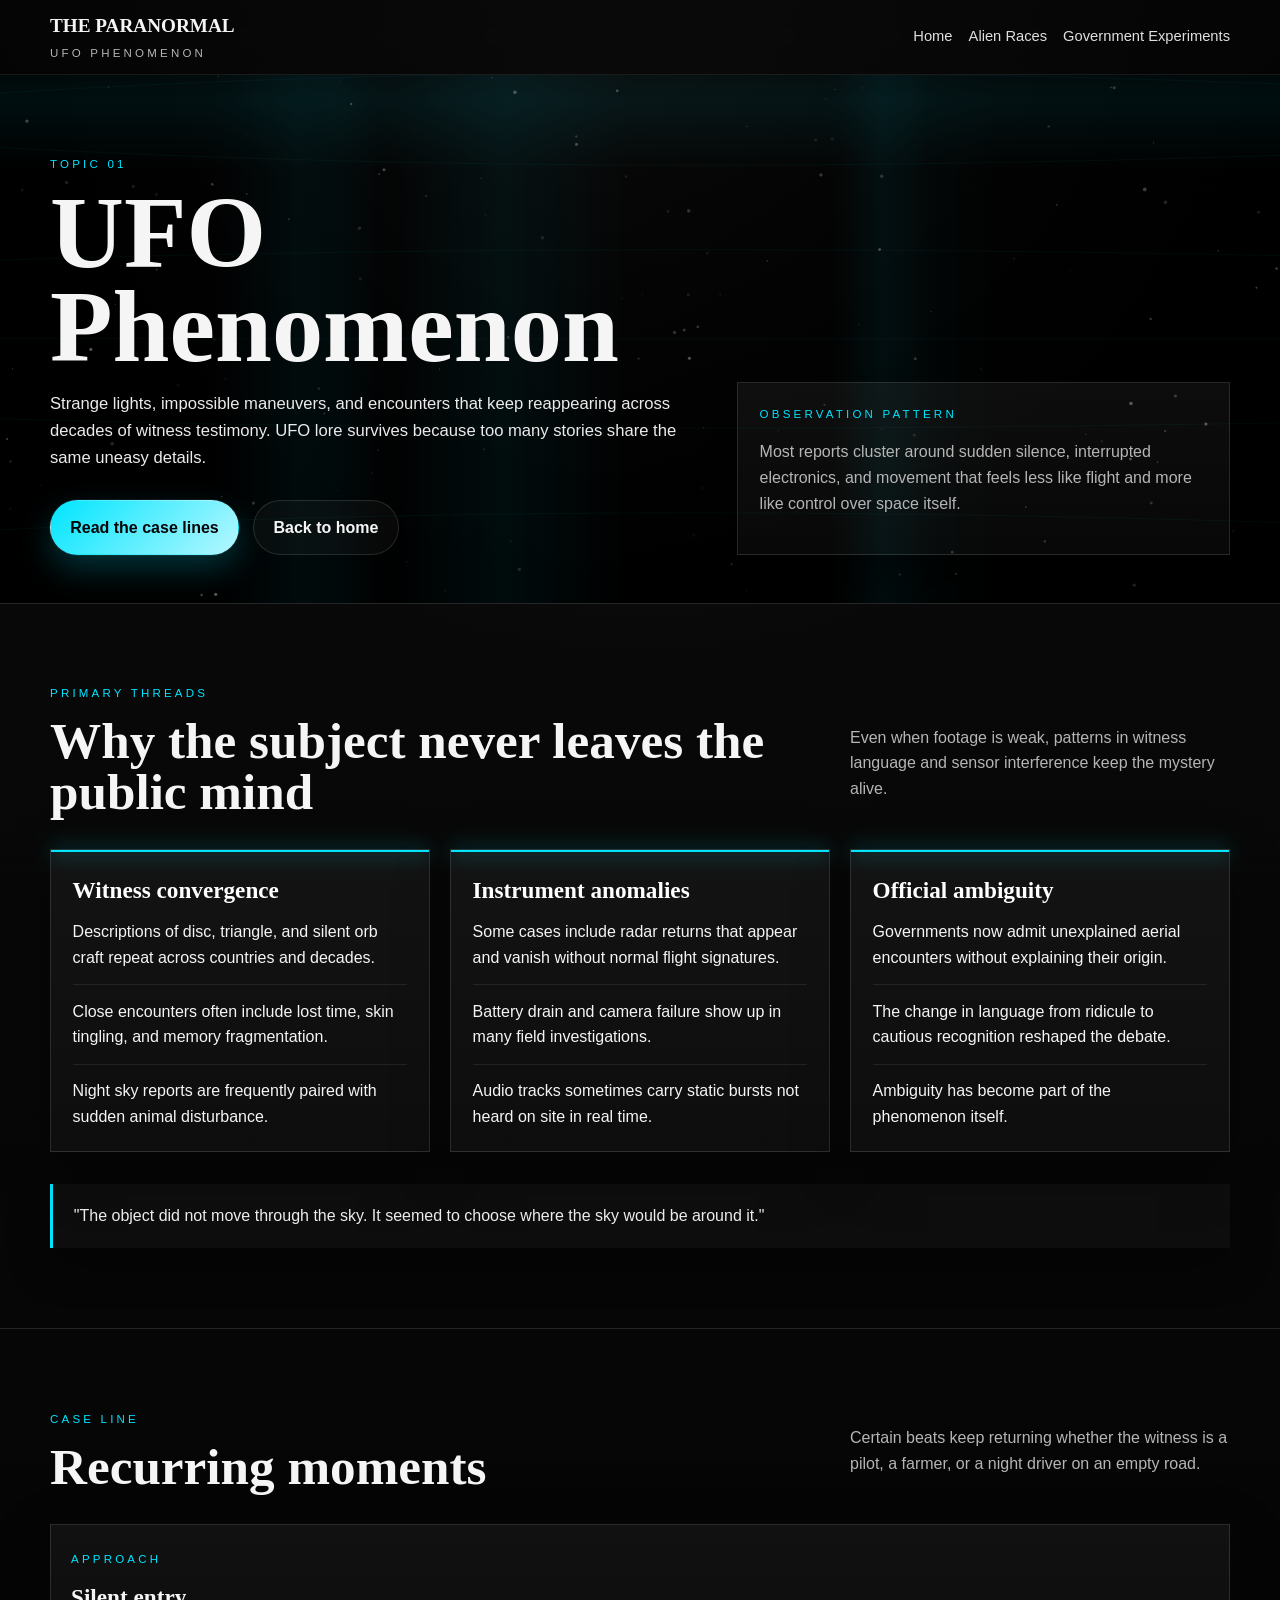
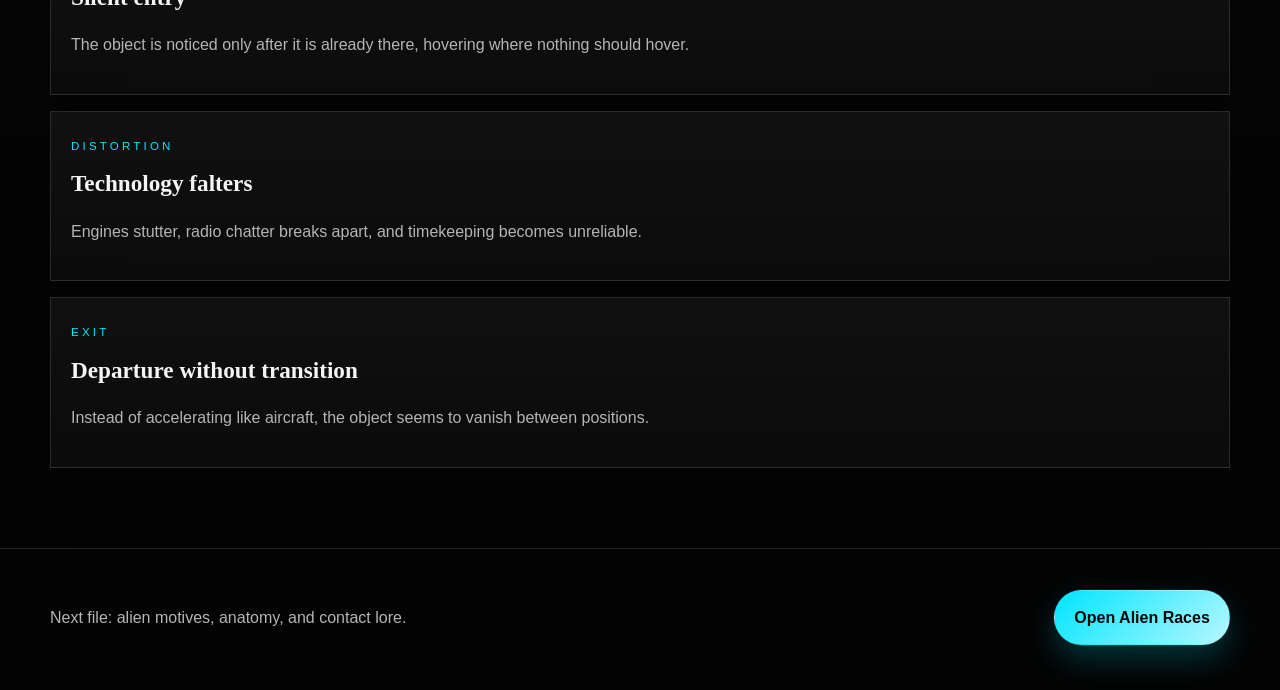
<file: ufo-phenomenon.html>
<!DOCTYPE html>
<html lang="en">
<head>
  <meta charset="UTF-8">
  <meta name="viewport" content="width=device-width, initial-scale=1.0">
  <title>UFO Phenomenon | THE PARANORMAL</title>
  <meta name="description" content="A topic page on UFO sightings, radar anomalies, recovered testimony, and the enduring mystery of unidentified craft.">
  <link rel="stylesheet" href="styles.css">
</head>
<body style="--accent:#00e5ff;--accent-soft:rgba(0,229,255,0.22);--accent-alt:#7bdff2;">
  <div class="scanlines" aria-hidden="true"></div>
  <header class="site-header">
    <div class="shell header-row">
      <a class="brand" href="index.html">
        <span class="brand-mark">THE PARANORMAL</span>
        <span class="brand-sub">UFO Phenomenon</span>
      </a>
      <nav class="page-links" aria-label="Page">
        <a href="index.html">Home</a>
        <a href="alien-races.html">Alien Races</a>
        <a href="government-experiments.html">Government Experiments</a>
      </nav>
    </div>
  </header>

  <main class="page-shell">
    <section class="hero page-hero">
      <canvas class="sky-canvas" aria-hidden="true"></canvas>
      <div class="shell topic-layout">
        <div class="reveal">
          <p class="eyebrow">Topic 01</p>
          <h1>UFO Phenomenon</h1>
          <p class="lede">
            Strange lights, impossible maneuvers, and encounters that keep reappearing
            across decades of witness testimony. UFO lore survives because too many
            stories share the same uneasy details.
          </p>
          <div class="button-row">
            <a class="button button-primary" href="#details">Read the case lines</a>
            <a class="button button-secondary" href="index.html">Back to home</a>
          </div>
        </div>
        <aside class="signal-panel reveal">
          <div class="panel-label">Observation pattern</div>
          <p class="panel-copy">Most reports cluster around sudden silence, interrupted electronics, and movement that feels less like flight and more like control over space itself.</p>
        </aside>
      </div>
    </section>

    <section class="section-shell" id="details">
      <div class="shell">
        <div class="section-head reveal">
          <div>
            <p class="eyebrow">Primary threads</p>
            <h2>Why the subject never leaves the public mind</h2>
          </div>
          <p class="section-copy">Even when footage is weak, patterns in witness language and sensor interference keep the mystery alive.</p>
        </div>
        <div class="archive-grid">
          <article class="detail-card reveal">
            <h3>Witness convergence</h3>
            <ul class="detail-list">
              <li>Descriptions of disc, triangle, and silent orb craft repeat across countries and decades.</li>
              <li>Close encounters often include lost time, skin tingling, and memory fragmentation.</li>
              <li>Night sky reports are frequently paired with sudden animal disturbance.</li>
            </ul>
          </article>
          <article class="detail-card reveal">
            <h3>Instrument anomalies</h3>
            <ul class="detail-list">
              <li>Some cases include radar returns that appear and vanish without normal flight signatures.</li>
              <li>Battery drain and camera failure show up in many field investigations.</li>
              <li>Audio tracks sometimes carry static bursts not heard on site in real time.</li>
            </ul>
          </article>
          <article class="detail-card reveal">
            <h3>Official ambiguity</h3>
            <ul class="detail-list">
              <li>Governments now admit unexplained aerial encounters without explaining their origin.</li>
              <li>The change in language from ridicule to cautious recognition reshaped the debate.</li>
              <li>Ambiguity has become part of the phenomenon itself.</li>
            </ul>
          </article>
        </div>
        <div class="quote-strip reveal">"The object did not move through the sky. It seemed to choose where the sky would be around it."</div>
      </div>
    </section>

    <section class="section-shell">
      <div class="shell">
        <div class="section-head reveal">
          <div>
            <p class="eyebrow">Case line</p>
            <h2>Recurring moments</h2>
          </div>
          <p class="section-copy">Certain beats keep returning whether the witness is a pilot, a farmer, or a night driver on an empty road.</p>
        </div>
        <div class="timeline">
          <article class="timeline-item reveal">
            <span class="meta-label">Approach</span>
            <h3>Silent entry</h3>
            <p>The object is noticed only after it is already there, hovering where nothing should hover.</p>
          </article>
          <article class="timeline-item reveal">
            <span class="meta-label">Distortion</span>
            <h3>Technology falters</h3>
            <p>Engines stutter, radio chatter breaks apart, and timekeeping becomes unreliable.</p>
          </article>
          <article class="timeline-item reveal">
            <span class="meta-label">Exit</span>
            <h3>Departure without transition</h3>
            <p>Instead of accelerating like aircraft, the object seems to vanish between positions.</p>
          </article>
        </div>
      </div>
    </section>
  </main>

  <footer class="site-footer">
    <div class="shell footer-row">
      <p>Next file: alien motives, anatomy, and contact lore.</p>
      <a class="button button-primary" href="alien-races.html">Open Alien Races</a>
    </div>
  </footer>

  <script src="script.js"></script>
</body>
</html>
</file>
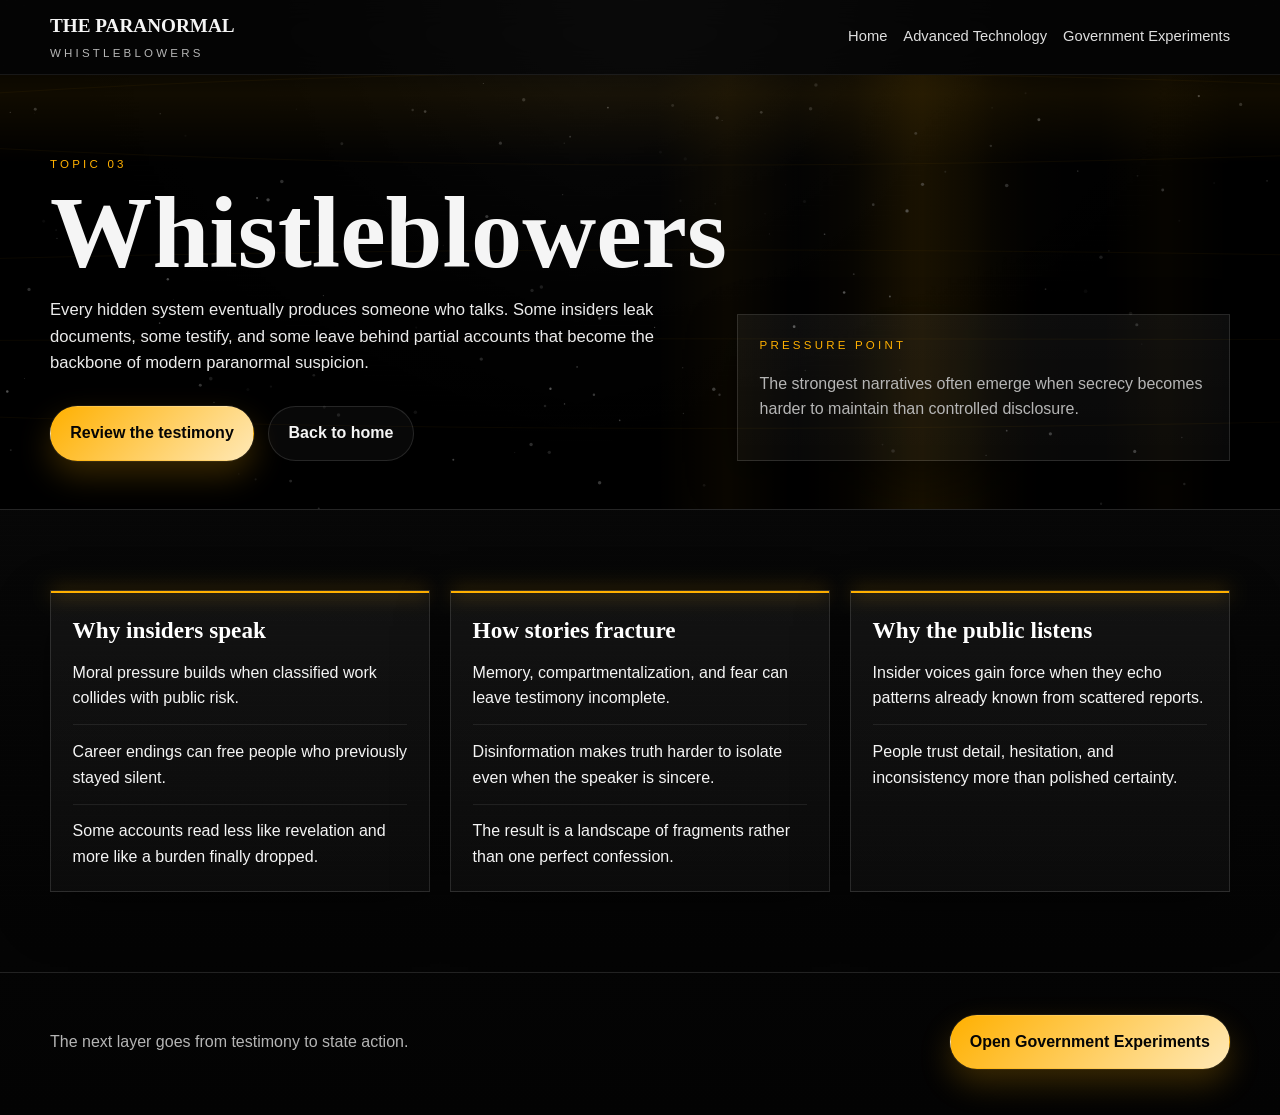
<file: whistleblowers.html>
<!DOCTYPE html>
<html lang="en">
<head>
  <meta charset="UTF-8">
  <meta name="viewport" content="width=device-width, initial-scale=1.0">
  <title>Whistleblowers | THE PARANORMAL</title>
  <meta name="description" content="A topic page on whistleblowers, insider testimony, document leaks, and the people who challenged official stories.">
  <link rel="stylesheet" href="styles.css">
</head>
<body style="--accent:#ffb000;--accent-soft:rgba(255,176,0,0.22);--accent-alt:#fff1a8;">
  <div class="scanlines" aria-hidden="true"></div>
  <header class="site-header">
    <div class="shell header-row">
      <a class="brand" href="index.html">
        <span class="brand-mark">THE PARANORMAL</span>
        <span class="brand-sub">Whistleblowers</span>
      </a>
      <nav class="page-links" aria-label="Page">
        <a href="index.html">Home</a>
        <a href="advanced-technology.html">Advanced Technology</a>
        <a href="government-experiments.html">Government Experiments</a>
      </nav>
    </div>
  </header>

  <main class="page-shell">
    <section class="hero page-hero">
      <canvas class="sky-canvas" aria-hidden="true"></canvas>
      <div class="shell topic-layout">
        <div class="reveal">
          <p class="eyebrow">Topic 03</p>
          <h1>Whistleblowers</h1>
          <p class="lede">
            Every hidden system eventually produces someone who talks. Some insiders
            leak documents, some testify, and some leave behind partial accounts that
            become the backbone of modern paranormal suspicion.
          </p>
          <div class="button-row">
            <a class="button button-primary" href="#details">Review the testimony</a>
            <a class="button button-secondary" href="index.html">Back to home</a>
          </div>
        </div>
        <aside class="signal-panel reveal">
          <div class="panel-label">Pressure point</div>
          <p class="panel-copy">The strongest narratives often emerge when secrecy becomes harder to maintain than controlled disclosure.</p>
        </aside>
      </div>
    </section>

    <section class="section-shell" id="details">
      <div class="shell archive-grid">
        <article class="detail-card reveal">
          <h3>Why insiders speak</h3>
          <ul class="detail-list">
            <li>Moral pressure builds when classified work collides with public risk.</li>
            <li>Career endings can free people who previously stayed silent.</li>
            <li>Some accounts read less like revelation and more like a burden finally dropped.</li>
          </ul>
        </article>
        <article class="detail-card reveal">
          <h3>How stories fracture</h3>
          <ul class="detail-list">
            <li>Memory, compartmentalization, and fear can leave testimony incomplete.</li>
            <li>Disinformation makes truth harder to isolate even when the speaker is sincere.</li>
            <li>The result is a landscape of fragments rather than one perfect confession.</li>
          </ul>
        </article>
        <article class="detail-card reveal">
          <h3>Why the public listens</h3>
          <ul class="detail-list">
            <li>Insider voices gain force when they echo patterns already known from scattered reports.</li>
            <li>People trust detail, hesitation, and inconsistency more than polished certainty.</li>
          </ul>
        </article>
      </div>
    </section>
  </main>

  <footer class="site-footer">
    <div class="shell footer-row">
      <p>The next layer goes from testimony to state action.</p>
      <a class="button button-primary" href="government-experiments.html">Open Government Experiments</a>
    </div>
  </footer>

  <script src="script.js"></script>
</body>
</html>
</file>
<file: styles.css>
:root {
  --bg: #050505;
  --bg-soft: #0d0d0d;
  --surface: rgba(255, 255, 255, 0.04);
  --surface-strong: rgba(255, 255, 255, 0.07);
  --line: rgba(255, 255, 255, 0.12);
  --line-strong: rgba(255, 255, 255, 0.22);
  --text: #f5f5f5;
  --muted: #b5b5b5;
  --shadow: rgba(0, 0, 0, 0.42);
  --max: 1180px;
  --accent: #00e5ff;
  --accent-soft: rgba(0, 229, 255, 0.2);
  --accent-alt: #ff6b35;
}

* {
  box-sizing: border-box;
}

html {
  scroll-behavior: smooth;
}

body {
  margin: 0;
  min-height: 100vh;
  background:
    radial-gradient(circle at top, rgba(255, 255, 255, 0.08), transparent 28%),
    linear-gradient(180deg, #0a0a0a 0%, #030303 100%);
  color: var(--text);
  font-family: "Segoe UI", Arial, sans-serif;
  line-height: 1.6;
  overflow-x: hidden;
}

a {
  color: inherit;
  text-decoration: none;
}

canvas,
img {
  display: block;
  max-width: 100%;
}

.scanlines {
  position: fixed;
  inset: 0;
  z-index: 0;
  pointer-events: none;
  opacity: 0.18;
  background:
    repeating-linear-gradient(
      to bottom,
      rgba(255, 255, 255, 0.04) 0,
      rgba(255, 255, 255, 0.04) 1px,
      transparent 1px,
      transparent 5px
    );
  animation: drift 12s linear infinite;
}

.shell {
  width: min(var(--max), calc(100% - 2rem));
  margin: 0 auto;
}

.site-header {
  position: sticky;
  top: 0;
  z-index: 20;
  border-bottom: 1px solid rgba(255, 255, 255, 0.08);
  backdrop-filter: blur(14px);
  background: rgba(3, 3, 3, 0.72);
}

.header-row,
.footer-row {
  display: flex;
  align-items: center;
  justify-content: space-between;
  gap: 1rem;
}

.header-row {
  min-height: 74px;
}

.brand {
  display: inline-flex;
  flex-direction: column;
  gap: 0.12rem;
}

.brand-mark,
h1,
h2,
h3 {
  font-family: Georgia, "Times New Roman", serif;
  letter-spacing: 0;
}

.brand-mark {
  font-size: 1.2rem;
  font-weight: 700;
}

.brand-sub,
.eyebrow,
.panel-label,
.topic-index,
.topic-link,
.meta-label {
  text-transform: uppercase;
  letter-spacing: 0.2rem;
  font-size: 0.72rem;
}

.brand-sub,
.section-copy,
.topic-card p,
.feature-panel p,
.panel-copy,
.timeline-item p,
.archive-card p,
.footer-row p {
  color: var(--muted);
}

.site-nav,
.page-links {
  display: flex;
  flex-wrap: wrap;
  gap: 1rem;
}

.site-nav a,
.page-links a {
  position: relative;
  font-size: 0.92rem;
  color: #dfdfdf;
}

.site-nav a::after,
.page-links a::after {
  content: "";
  position: absolute;
  left: 0;
  right: 0;
  bottom: -0.25rem;
  height: 1px;
  transform: scaleX(0);
  transform-origin: left;
  transition: transform 180ms ease;
  background: var(--accent);
}

.site-nav a:hover::after,
.page-links a:hover::after,
.site-nav a:focus-visible::after,
.page-links a:focus-visible::after {
  transform: scaleX(1);
}

.hero {
  position: relative;
  border-bottom: 1px solid var(--line);
  overflow: clip;
}

.hero-home {
  min-height: calc(100vh - 74px);
  display: grid;
  align-items: center;
}

.page-hero {
  padding: 5rem 0 3rem;
}

.sky-canvas {
  position: absolute;
  inset: 0;
  width: 100%;
  height: 100%;
  opacity: 0.5;
}

.hero::before {
  content: "";
  position: absolute;
  inset: 0;
  background:
    linear-gradient(180deg, rgba(0, 0, 0, 0.28), rgba(0, 0, 0, 0.88)),
    linear-gradient(90deg, rgba(0, 0, 0, 0.94), rgba(0, 0, 0, 0.48) 45%, rgba(0, 0, 0, 0.9));
  pointer-events: none;
}

.hero-grid,
.topic-layout,
.section-head,
.feature-grid,
.archive-grid,
.related-grid {
  position: relative;
  z-index: 1;
  display: grid;
  gap: 1.25rem;
}

.hero-grid,
.topic-layout {
  grid-template-columns: minmax(0, 1.15fr) minmax(300px, 0.85fr);
  align-items: end;
}

.hero-grid {
  padding: 6rem 0 4rem;
}

.eyebrow {
  margin: 0 0 0.8rem;
  color: var(--accent);
}

h1 {
  margin: 0;
  font-size: clamp(3.25rem, 8vw, 6.5rem);
  line-height: 0.92;
}

h2 {
  margin: 0.25rem 0 0;
  font-size: clamp(2rem, 4vw, 3.4rem);
  line-height: 1;
}

h3 {
  margin: 0 0 0.65rem;
  font-size: 1.45rem;
}

.hero-text,
.lede {
  max-width: 44rem;
  font-size: 1.04rem;
  color: #ebebeb;
}

.hero-actions,
.button-row {
  display: flex;
  flex-wrap: wrap;
  gap: 0.9rem;
  margin-top: 1.8rem;
}

.button {
  display: inline-flex;
  align-items: center;
  justify-content: center;
  min-height: 48px;
  padding: 0.85rem 1.2rem;
  border-radius: 999px;
  border: 1px solid transparent;
  font-weight: 700;
  transition: transform 180ms ease, box-shadow 180ms ease, border-color 180ms ease, background 180ms ease;
}

.button:hover,
.button:focus-visible,
.topic-card:hover,
.topic-card:focus-visible,
.feature-panel:hover,
.archive-card:hover,
.detail-card:hover {
  transform: translateY(-2px);
}

.button-primary {
  color: #050505;
  background: linear-gradient(135deg, var(--accent), #ffffff 140%);
  box-shadow: 0 0 0 1px rgba(255, 255, 255, 0.06), 0 14px 32px var(--accent-soft);
}

.button-secondary {
  background: rgba(255, 255, 255, 0.03);
  border-color: var(--line);
}

.signal-panel,
.feature-panel,
.archive-card,
.detail-card,
.timeline-item,
.topic-card {
  background: linear-gradient(180deg, rgba(255, 255, 255, 0.05), rgba(255, 255, 255, 0.03));
  border: 1px solid var(--line);
  box-shadow: 0 18px 50px var(--shadow);
}

.signal-panel {
  padding: 1.35rem;
}

.panel-label {
  color: var(--accent);
}

.signal-list {
  display: grid;
  grid-template-columns: repeat(3, minmax(0, 1fr));
  gap: 0.85rem;
  margin-top: 1rem;
}

.signal-list strong {
  display: block;
  font-size: 1.6rem;
  color: #ffffff;
}

.signal-wave {
  display: grid;
  grid-template-columns: repeat(12, minmax(0, 1fr));
  gap: 0.45rem;
  align-items: end;
  min-height: 122px;
  margin-top: 1.2rem;
}

.signal-wave span {
  min-height: 18px;
  border-radius: 999px 999px 0 0;
  background: linear-gradient(180deg, var(--accent), rgba(255, 255, 255, 0.04));
  animation: pulse 2.6s ease-in-out infinite;
}

.signal-wave span:nth-child(1) { height: 26%; }
.signal-wave span:nth-child(2) { height: 48%; }
.signal-wave span:nth-child(3) { height: 82%; }
.signal-wave span:nth-child(4) { height: 38%; }
.signal-wave span:nth-child(5) { height: 65%; }
.signal-wave span:nth-child(6) { height: 55%; }
.signal-wave span:nth-child(7) { height: 88%; }
.signal-wave span:nth-child(8) { height: 44%; }
.signal-wave span:nth-child(9) { height: 72%; }
.signal-wave span:nth-child(10) { height: 31%; }
.signal-wave span:nth-child(11) { height: 58%; }
.signal-wave span:nth-child(12) { height: 40%; }

.signal-wave span:nth-child(2n) {
  animation-duration: 2.2s;
}

.signal-wave span:nth-child(3n) {
  animation-duration: 3s;
}

.section-shell {
  padding: 5rem 0;
  border-bottom: 1px solid var(--line);
}

.section-head {
  grid-template-columns: minmax(0, 1fr) minmax(260px, 380px);
  align-items: end;
  margin-bottom: 2rem;
}

.topic-grid {
  display: grid;
  grid-template-columns: repeat(3, minmax(0, 1fr));
  gap: 1rem;
}

.topic-card,
.feature-panel,
.archive-card,
.detail-card {
  padding: 1.35rem;
  min-height: 100%;
  transition: transform 180ms ease, border-color 180ms ease, box-shadow 180ms ease;
}

.topic-card {
  position: relative;
}

.topic-card::before,
.feature-panel::before,
.archive-card::before,
.detail-card::before {
  content: "";
  position: absolute;
  top: 0;
  left: 0;
  right: 0;
  height: 2px;
  background: var(--card-accent, var(--accent));
  box-shadow: 0 0 20px var(--card-accent, var(--accent));
}

.topic-card h3,
.feature-panel h3,
.archive-card h3,
.detail-card h3 {
  color: #ffffff;
}

.topic-index,
.topic-link,
.meta-label {
  color: var(--card-accent, var(--accent));
}

.topic-link {
  display: inline-block;
  margin-top: 1rem;
  font-weight: 700;
}

.feature-grid,
.archive-grid,
.related-grid {
  grid-template-columns: repeat(3, minmax(0, 1fr));
}

.manifesto {
  background:
    linear-gradient(180deg, rgba(255, 255, 255, 0.02), transparent 22%),
    linear-gradient(180deg, #070707, #030303);
}

.page-shell {
  position: relative;
  z-index: 1;
}

.topic-summary {
  display: grid;
  gap: 0.9rem;
}

.detail-card {
  position: relative;
}

.detail-list,
.archive-list {
  margin: 0;
  padding: 0;
  list-style: none;
  display: grid;
  gap: 0.85rem;
}

.detail-list li,
.archive-list li {
  padding-top: 0.85rem;
  border-top: 1px solid rgba(255, 255, 255, 0.08);
}

.detail-list li:first-child,
.archive-list li:first-child {
  border-top: 0;
  padding-top: 0;
}

.timeline {
  display: grid;
  gap: 1rem;
}

.timeline-item {
  padding: 1.25rem;
}

.meta-label {
  display: inline-flex;
  margin-bottom: 0.65rem;
}

.quote-strip {
  margin: 2rem 0 0;
  padding: 1.2rem 1.3rem;
  border-left: 3px solid var(--accent);
  background: rgba(255, 255, 255, 0.03);
  color: #f0f0f0;
  box-shadow: 0 16px 40px var(--shadow);
}

.related-grid a {
  min-height: 170px;
}

.site-footer {
  padding: 2rem 0 2.75rem;
}

.footer-row {
  padding-top: 0.5rem;
}

.reveal {
  opacity: 0;
  transform: translateY(22px);
  transition: opacity 700ms ease, transform 700ms ease;
}

.reveal.visible {
  opacity: 1;
  transform: translateY(0);
}

@keyframes pulse {
  0%, 100% {
    transform: scaleY(0.45);
    opacity: 0.45;
  }
  50% {
    transform: scaleY(1);
    opacity: 1;
  }
}

@keyframes drift {
  0% {
    transform: translateY(0);
  }
  100% {
    transform: translateY(8px);
  }
}

@media (max-width: 980px) {
  .hero-grid,
  .topic-layout,
  .section-head,
  .feature-grid,
  .archive-grid,
  .related-grid,
  .topic-grid {
    grid-template-columns: 1fr;
  }

  .signal-list {
    grid-template-columns: 1fr;
  }

  .footer-row,
  .header-row {
    align-items: flex-start;
    flex-direction: column;
  }
}

@media (max-width: 640px) {
  .shell {
    width: min(var(--max), calc(100% - 1.2rem));
  }

  .site-nav,
  .page-links,
  .hero-actions,
  .button-row {
    width: 100%;
  }

  .button {
    width: 100%;
  }

  .page-hero {
    padding-top: 4rem;
  }
}
</file>
